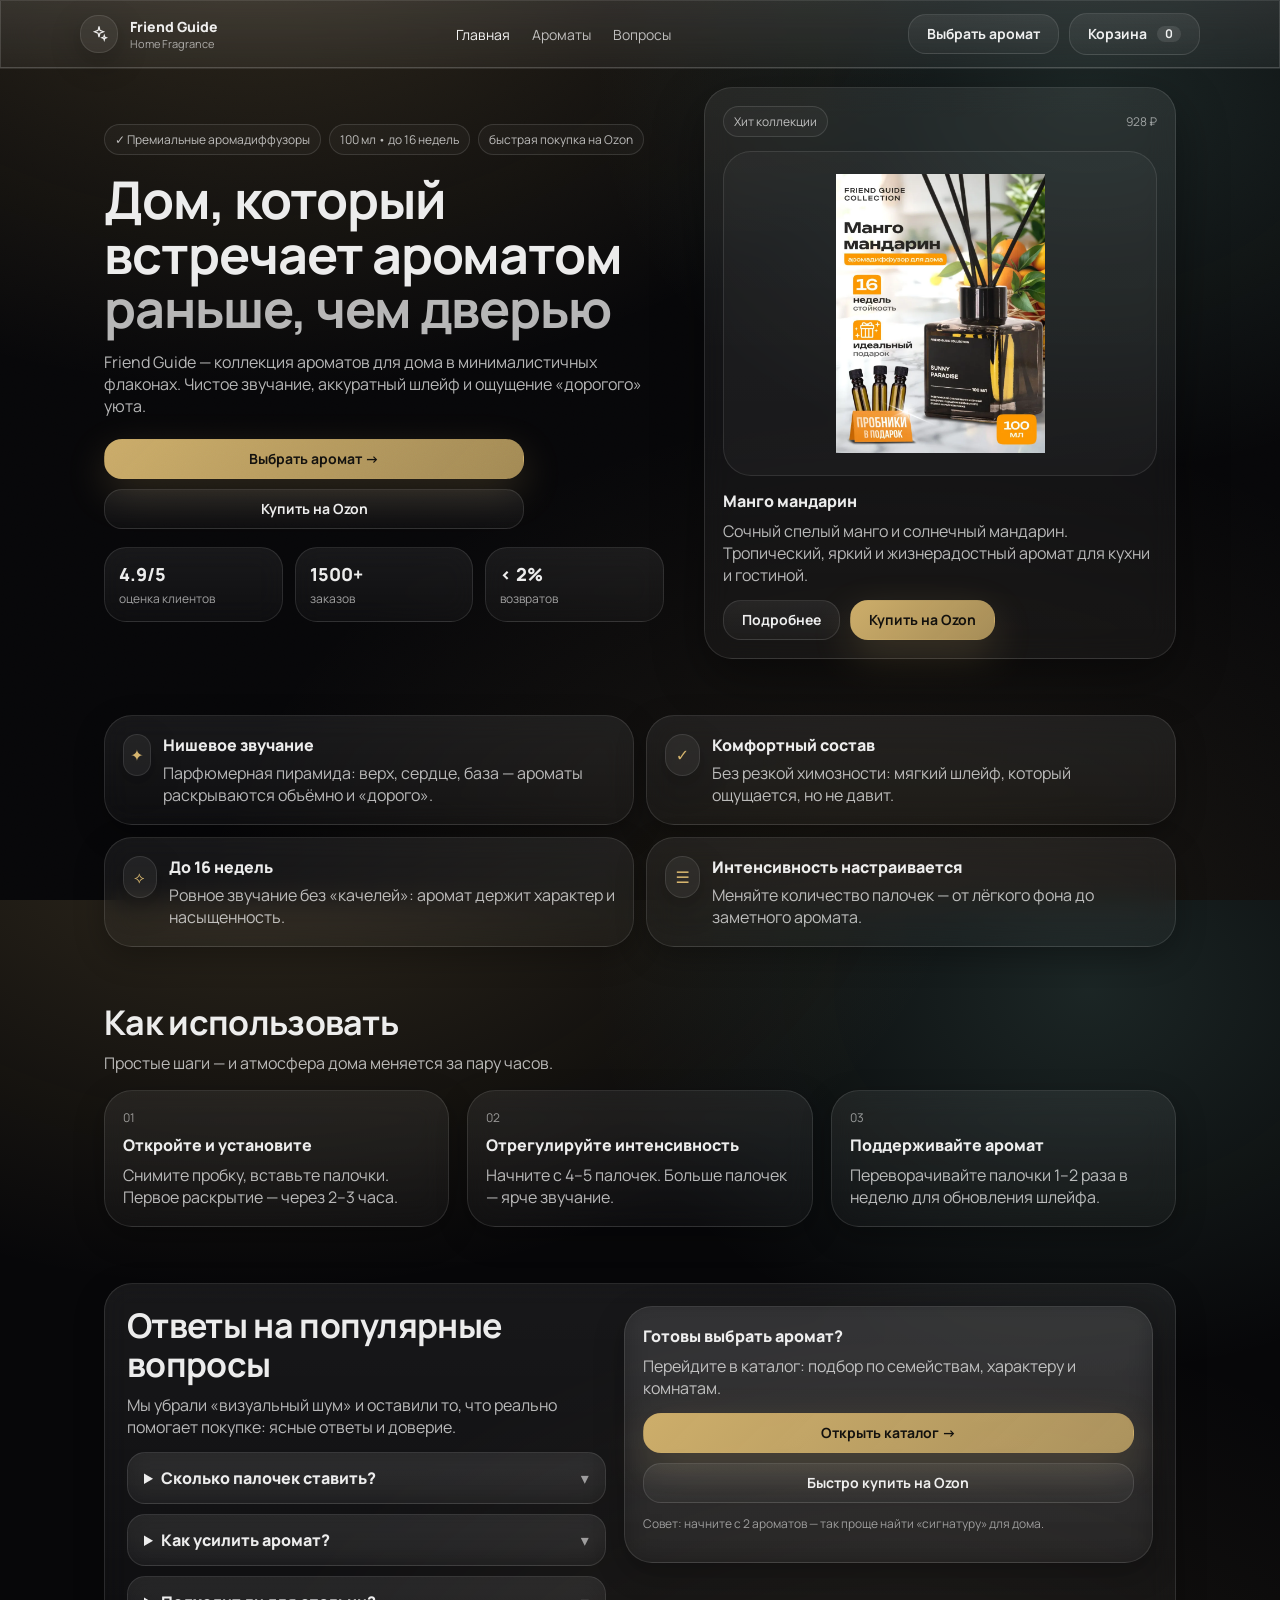
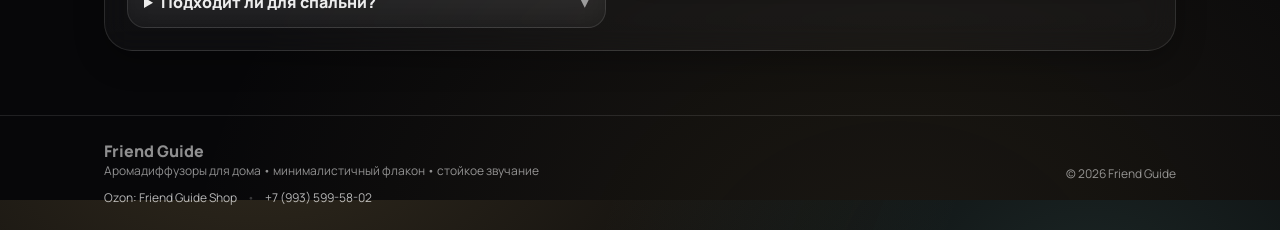
<file: index.html>
<!doctype html>
<html lang="ru">
<head>
  <meta charset="UTF-8" />
  <meta name="viewport" content="width=device-width, initial-scale=1.0" />
  <meta name="theme-color" content="#0b0b0d" />
  <title>Friend Guide — аромадиффузоры для дома</title>
  <meta name="description" content="Премиальные аромадиффузоры для дома: стойкое звучание до 16 недель, чистый состав и минималистичный дизайн." />
  <link rel="preconnect" href="https://fonts.googleapis.com" />
  <link rel="preconnect" href="https://fonts.gstatic.com" crossorigin />
  <link href="https://fonts.googleapis.com/css2?family=Manrope:wght@300;400;500;600;700;800&display=swap" rel="stylesheet" />
  <link rel="stylesheet" href="css/styles.css" />
</head>
<body>
  <header class="header" data-header></header>

  <main>
    <section class="hero section">
      <div class="container hero-grid">
        <div>
          <div style="display:flex;flex-wrap:wrap;gap:8px">
            <span class="chip">✓ Премиальные аромадиффузоры</span>
            <span class="chip">100 мл • до 16 недель</span>
            <span class="chip">быстрая покупка на Ozon</span>
          </div>

          <h1 class="h1" style="margin-top:18px">
            Дом, который встречает ароматом
            <span style="color:rgba(255,255,255,.70)"> раньше, чем дверью</span>
          </h1>
          <p class="p" style="margin-top:14px;max-width:560px;font-size:16px">
            Friend Guide — коллекция ароматов для дома в минималистичных флаконах.
            Чистое звучание, аккуратный шлейф и ощущение «дорогого» уюта.
          </p>

          <div style="margin-top:22px;display:flex;flex-direction:column;gap:10px;max-width:420px">
            <a class="btn btn-primary" href="catalog.html">Выбрать аромат →</a>
            <a class="btn btn-secondary" data-ozon href="#">Купить на Ozon</a>
          </div>

          <div class="metrics">
            <div class="glass metric">
              <div class="v">4.9/5</div>
              <div class="l">оценка клиентов</div>
            </div>
            <div class="glass metric">
              <div class="v">1500+</div>
              <div class="l">заказов</div>
            </div>
            <div class="glass metric">
              <div class="v">&lt; 2%</div>
              <div class="l">возвратов</div>
            </div>
          </div>
        </div>

        <div class="glass card card-lift">
          <div style="display:flex;align-items:center;justify-content:space-between;gap:10px">
            <span class="chip">Хит коллекции</span>
            <span class="small" id="featured-price">—</span>
          </div>
          <div class="media" style="margin-top:14px">
            <img id="featured-image" src="assets/products/1.png" alt="Диффузор" />
          </div>
          <div style="margin-top:14px">
            <div style="font-weight:800" id="featured-title">—</div>
            <p class="p" style="margin-top:8px" id="featured-desc">—</p>
          </div>
          <div style="margin-top:14px;display:flex;gap:10px;flex-wrap:wrap">
            <a class="btn btn-secondary" id="featured-more" href="catalog.html">Подробнее</a>
            <a class="btn btn-primary" data-ozon href="#">Купить на Ozon</a>
          </div>
        </div>
      </div>
    </section>

    <section class="section">
      <div class="container grid" style="grid-template-columns:1fr;gap:12px">
        <div class="grid" style="grid-template-columns:1fr;gap:12px">
          <div class="glass card">
            <div style="display:flex;gap:12px">
              <div class="mark" style="height:42px;width:42px"><span style="color:var(--brand)">✦</span></div>
              <div>
                <div style="font-weight:800">Нишевое звучание</div>
                <div class="p" style="margin-top:6px">Парфюмерная пирамида: верх, сердце, база — ароматы раскрываются объёмно и «дорого».</div>
              </div>
            </div>
          </div>

          <div class="glass card">
            <div style="display:flex;gap:12px">
              <div class="mark" style="height:42px;width:42px"><span style="color:var(--brand)">✓</span></div>
              <div>
                <div style="font-weight:800">Комфортный состав</div>
                <div class="p" style="margin-top:6px">Без резкой химозности: мягкий шлейф, который ощущается, но не давит.</div>
              </div>
            </div>
          </div>

          <div class="glass card">
            <div style="display:flex;gap:12px">
              <div class="mark" style="height:42px;width:42px"><span style="color:var(--brand)">⟡</span></div>
              <div>
                <div style="font-weight:800">До 16 недель</div>
                <div class="p" style="margin-top:6px">Ровное звучание без «качелей»: аромат держит характер и насыщенность.</div>
              </div>
            </div>
          </div>

          <div class="glass card">
            <div style="display:flex;gap:12px">
              <div class="mark" style="height:42px;width:42px"><span style="color:var(--brand)">☰</span></div>
              <div>
                <div style="font-weight:800">Интенсивность настраивается</div>
                <div class="p" style="margin-top:6px">Меняйте количество палочек — от лёгкого фона до заметного аромата.</div>
              </div>
            </div>
          </div>
        </div>
      </div>
      <script>
 
        if (window.matchMedia('(min-width: 640px)').matches) {
          document.currentScript.previousElementSibling.firstElementChild.style.gridTemplateColumns = 'repeat(2,1fr)'
        }
      </script>
    </section>

    <section class="section" id="how">
      <div class="container">
        <h2 class="h2">Как использовать</h2>
        <p class="p" style="margin-top:10px">Простые шаги — и атмосфера дома меняется за пару часов.</p>

        <div class="grid" style="margin-top:16px">
          <div class="glass card"><div class="small">01</div><div style="margin-top:8px;font-weight:800">Откройте и установите</div><p class="p" style="margin-top:8px">Снимите пробку, вставьте палочки. Первое раскрытие — через 2–3 часа.</p></div>
          <div class="glass card"><div class="small">02</div><div style="margin-top:8px;font-weight:800">Отрегулируйте интенсивность</div><p class="p" style="margin-top:8px">Начните с 4–5 палочек. Больше палочек — ярче звучание.</p></div>
          <div class="glass card"><div class="small">03</div><div style="margin-top:8px;font-weight:800">Поддерживайте аромат</div><p class="p" style="margin-top:8px">Переворачивайте палочки 1–2 раза в неделю для обновления шлейфа.</p></div>
        </div>
        <script>
          if (window.matchMedia('(min-width: 860px)').matches) {
            document.currentScript.previousElementSibling.style.gridTemplateColumns = 'repeat(3,1fr)'
          }
        </script>
      </div>
    </section>

    <section class="section" id="faq">
      <div class="container">
        <div class="glass card" style="padding:22px">
          <div class="pgrid" style="margin-top:0">
            <div>
              <h2 class="h2">Ответы на популярные вопросы</h2>
              <p class="p" style="margin-top:10px">Мы убрали «визуальный шум» и оставили то, что реально помогает покупке: ясные ответы и доверие.</p>

              <div style="margin-top:14px;display:grid;gap:10px">
                <details class="glass" style="border-radius:18px;padding:14px 16px">
                  <summary style="cursor:pointer;font-weight:800">Сколько палочек ставить? <span style="float:right;color:rgba(255,255,255,.55)">▾</span></summary>
                  <p class="p" style="margin-top:8px">Начните с 4–5. Для небольшой комнаты хватит 3–4, для большой — 6–8.</p>
                </details>
                <details class="glass" style="border-radius:18px;padding:14px 16px">
                  <summary style="cursor:pointer;font-weight:800">Как усилить аромат? <span style="float:right;color:rgba(255,255,255,.55)">▾</span></summary>
                  <p class="p" style="margin-top:8px">Переверните палочки и добавьте 1–2. Не ставьте рядом с батареей: аромат «выгорит» быстрее.</p>
                </details>
                <details class="glass" style="border-radius:18px;padding:14px 16px">
                  <summary style="cursor:pointer;font-weight:800">Подходит ли для спальни? <span style="float:right;color:rgba(255,255,255,.55)">▾</span></summary>
                  <p class="p" style="margin-top:8px">Да — выбирайте мягкие ароматы («Пион», «Чистый хлопок») и используйте меньше палочек.</p>
                </details>
              </div>
            </div>

            <div class="glass card" style="padding:18px">
              <div style="font-weight:800">Готовы выбрать аромат?</div>
              <p class="p" style="margin-top:8px">Перейдите в каталог: подбор по семействам, характеру и комнатам.</p>
              <div style="margin-top:14px;display:grid;gap:10px">
                <a class="btn btn-primary" href="catalog.html">Открыть каталог →</a>
                <a class="btn btn-secondary" data-ozon href="#">Быстро купить на Ozon</a>
              </div>
              <p class="small" style="margin-top:12px">Совет: начните с 2 ароматов — так проще найти «сигнатуру» для дома.</p>
            </div>
          </div>
        </div>
      </div>
    </section>
  </main>

  <footer class="footer" data-footer></footer>

  <script type="module" src="js/home.js"></script>
</body>
</html>
</file>
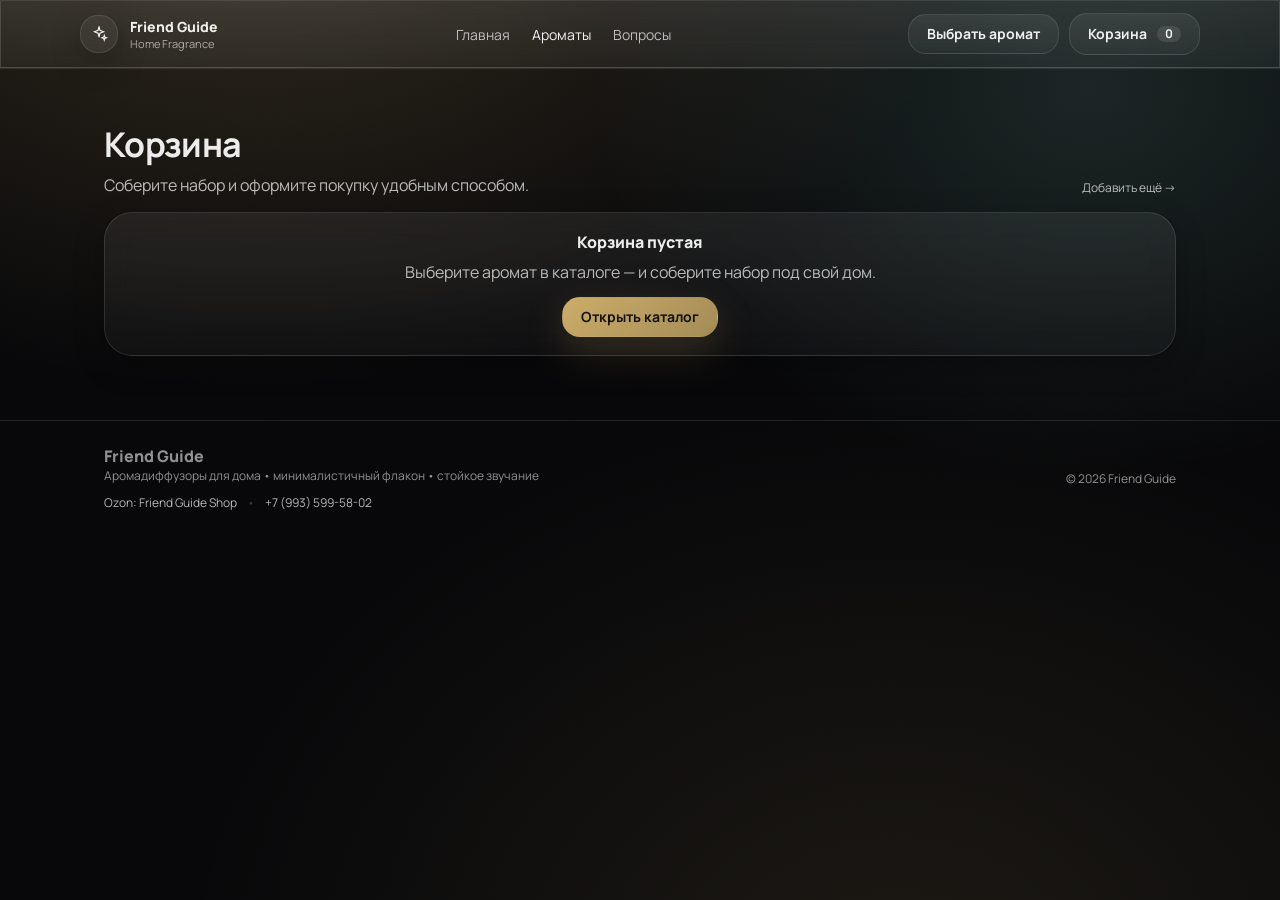
<file: cart.html>
<!doctype html>
<html lang="ru">
<head>
  <meta charset="UTF-8" />
  <meta name="viewport" content="width=device-width, initial-scale=1.0" />
  <meta name="theme-color" content="#0b0b0d" />
  <title>Корзина — Friend Guide</title>
  <meta name="description" content="Корзина Friend Guide: набор ароматов, изменение количества, итоги и быстрый переход на Ozon." />
  <link rel="preconnect" href="https://fonts.googleapis.com" />
  <link rel="preconnect" href="https://fonts.gstatic.com" crossorigin />
  <link href="https://fonts.googleapis.com/css2?family=Manrope:wght@300;400;500;600;700;800&display=swap" rel="stylesheet" />
  <link rel="stylesheet" href="css/styles.css" />
</head>
<body>
  <header class="header" data-header></header>

  <main class="section">
    <div class="container">
      <div style="display:flex;flex-wrap:wrap;align-items:end;justify-content:space-between;gap:12px">
        <div>
          <h1 class="h2">Корзина</h1>
          <p class="p" style="margin-top:10px">Соберите набор и оформите покупку удобным способом.</p>
        </div>
        <a class="small" href="catalog.html" style="color:rgba(255,255,255,.70)">Добавить ещё →</a>
      </div>

      <div id="empty" class="glass card" style="margin-top:16px;display:none;text-align:center">
        <div style="font-weight:800">Корзина пустая</div>
        <p class="p" style="margin-top:8px">Выберите аромат в каталоге — и соберите набор под свой дом.</p>
        <a class="btn btn-primary" style="margin-top:14px" href="catalog.html">Открыть каталог</a>
      </div>

      <div class="cart-grid" id="grid" style="display:none">
        <div class="glass card">
          <div style="display:flex;align-items:center;justify-content:space-between;gap:10px">
            <div style="font-weight:800">Товары (<span data-cart-count>0</span>)</div>
            <button class="btn btn-ghost" id="clear" style="padding:10px 14px">Очистить</button>
          </div>
          <div style="margin-top:12px;display:grid;gap:10px" id="items"></div>
        </div>

        <aside class="glass card" style="height:max-content">
          <div style="font-weight:800">Итого</div>
          <div style="margin-top:10px;display:flex;align-items:end;justify-content:space-between;gap:10px">
            <div class="small">Сумма</div>
            <div style="font-size:28px;font-weight:900" id="total">—</div>
          </div>
          <p class="p" style="margin-top:10px">
            Сейчас основной канал продажи — Ozon. Корзина работает как «список желаний»: соберите набор, затем купите быстро.
          </p>

          <div style="margin-top:14px;display:grid;gap:10px">
            <a class="btn btn-primary" data-ozon href="#">Купить на Ozon</a>
            <button class="btn btn-secondary" id="copy">Скопировать список заказа</button>
          </div>

          <div class="glass" style="margin-top:12px;border-radius:var(--radius2);padding:14px">
            <div class="small">Текст заказа</div>
            <pre style="margin-top:8px" id="order">—</pre>
          </div>
        </aside>
      </div>
    </div>
  </main>

  <footer class="footer" data-footer></footer>
  <script type="module" src="js/cartPage.js"></script>
</body>
</html>
</file>
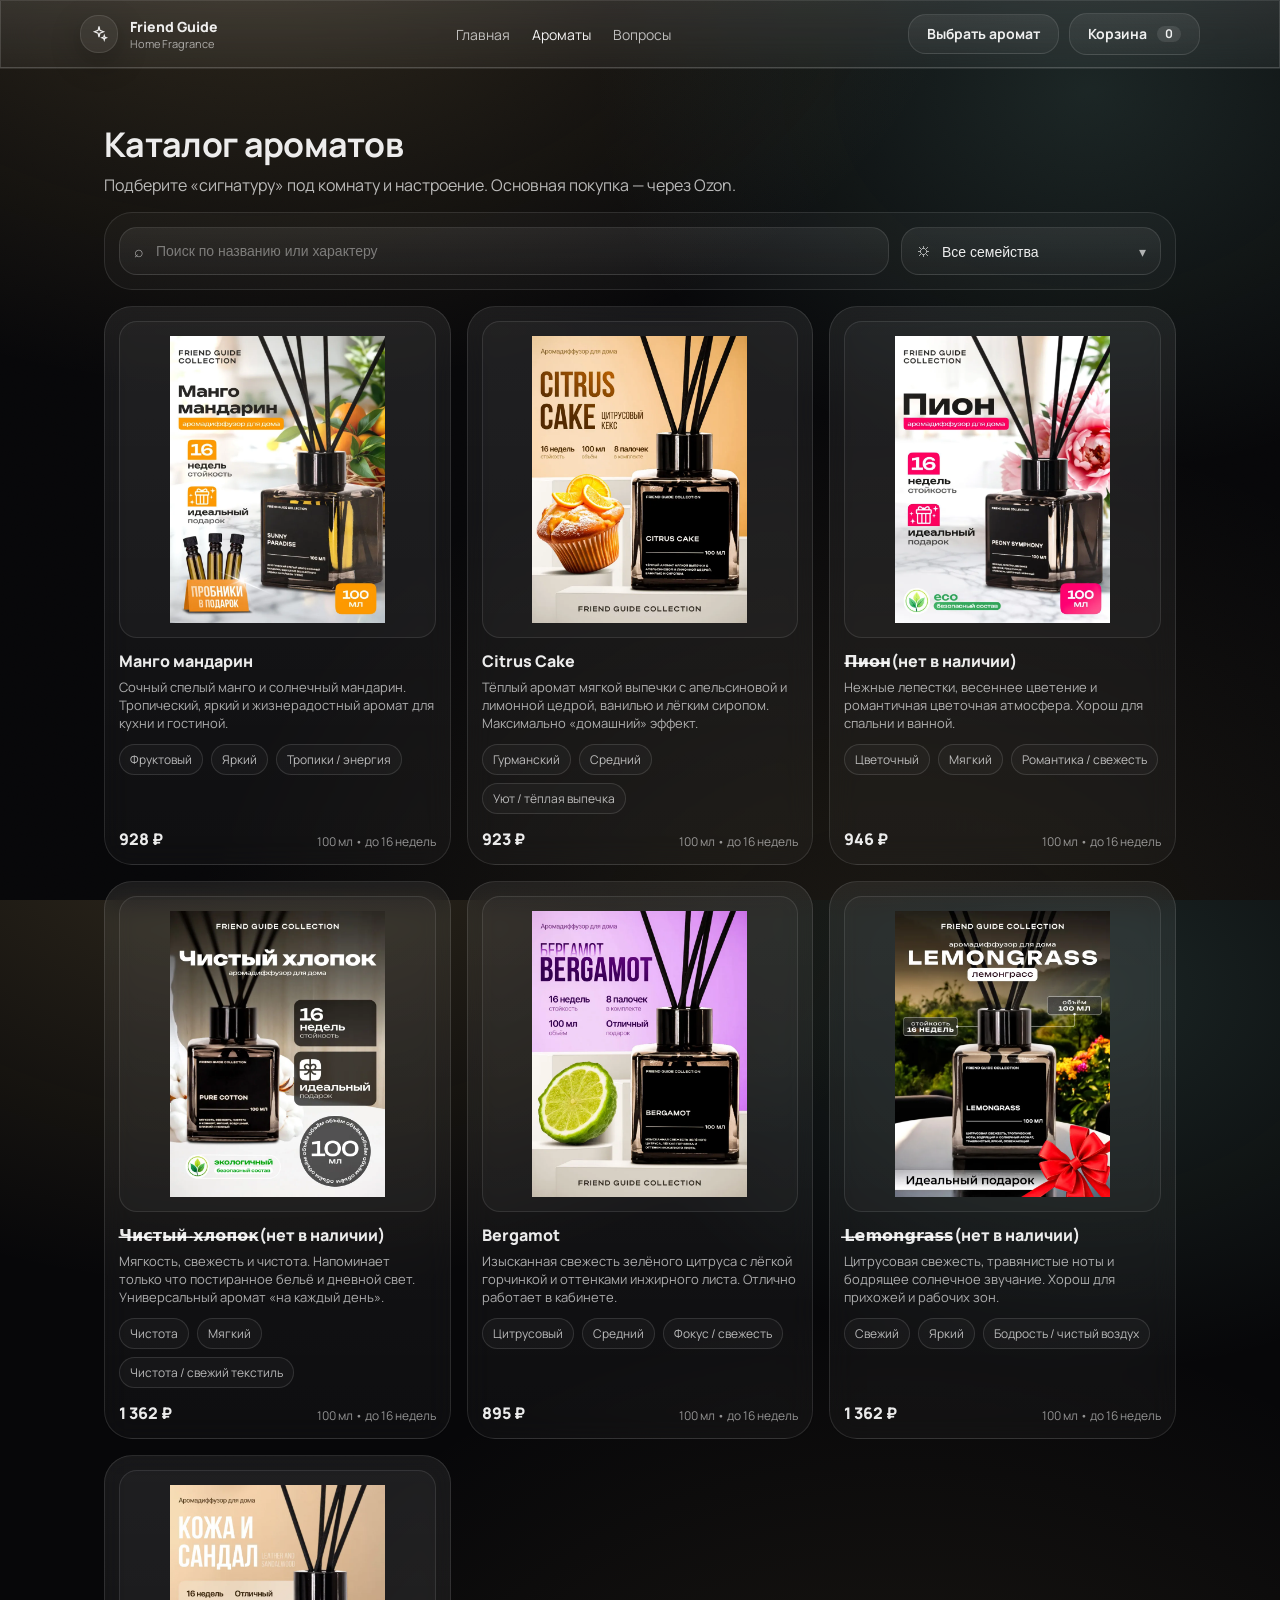
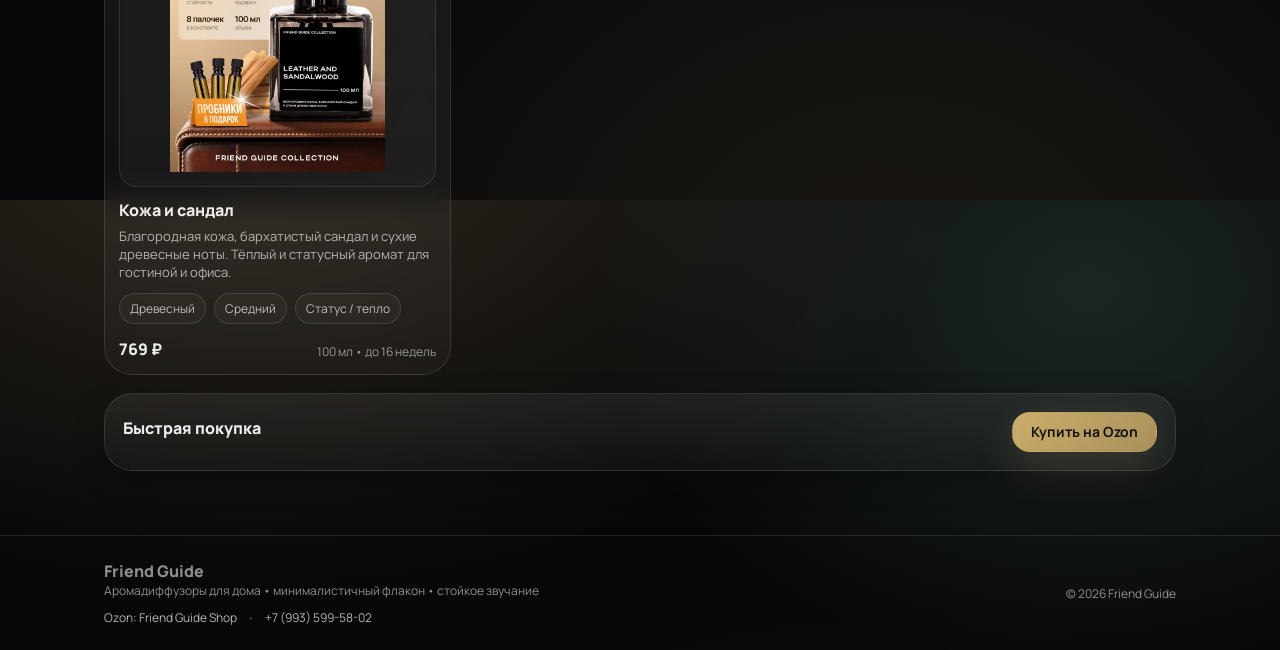
<file: catalog.html>
<!doctype html>
<html lang="ru">
<head>
  <meta charset="UTF-8" />
  <meta name="viewport" content="width=device-width, initial-scale=1.0" />
  <meta name="theme-color" content="#0b0b0d" />
  <title>Каталог — Friend Guide</title>
  <meta name="description" content="Каталог ароматов Friend Guide: фильтр по семействам, поиск, страницы товаров." />
  <link rel="preconnect" href="https://fonts.googleapis.com" />
  <link rel="preconnect" href="https://fonts.gstatic.com" crossorigin />
  <link href="https://fonts.googleapis.com/css2?family=Manrope:wght@300;400;500;600;700;800&display=swap" rel="stylesheet" />
  <link rel="stylesheet" href="css/styles.css" />
</head>
<body>
  <header class="header" data-header></header>

  <main class="section">
    <div class="container">
      <h1 class="h2">Каталог ароматов</h1>
      <p class="p" style="margin-top:10px">Подберите «сигнатуру» под комнату и настроение. Основная покупка — через Ozon.</p>

      <div class="toolbar" style="margin-top:16px">
        <label class="input" aria-label="Поиск">
          <span style="color:rgba(255,255,255,.60)">⌕</span>
          <input id="q" placeholder="Поиск по названию или характеру" />
        </label>

        <label class="input" aria-label="Семейство">
          <span style="color:rgba(255,255,255,.60)">⛭</span>
	          <!-- Custom dropdown UI (for consistent rendering on Windows/macOS) -->
	          <div class="cselect" data-cselect>
	            <button class="cselect__trigger" type="button" id="familyTrigger" aria-haspopup="listbox" aria-expanded="false">
	              Все семейства
	            </button>
	            <div class="cselect__menu glass" id="familyMenu" role="listbox" aria-label="Семейства" hidden></div>
	            <!-- Keep native select for value/state (hidden). JS syncs it with custom UI. -->
	            <select id="family" class="cselect__native" aria-hidden="true" tabindex="-1"></select>
	          </div>
        </label>
      </div>

      <div class="products" id="products" style="margin-top:16px"></div>

      <div id="empty" class="glass card" style="margin-top:16px;display:none">
        <div style="font-weight:800">Ничего не нашли</div>
        <p class="p" style="margin-top:8px">Попробуй другой запрос или выбери «Все семейства».</p>
      </div>

      <div class="glass card" style="margin-top:18px">
        <div style="display:flex;flex-wrap:wrap;align-items:center;justify-content:space-between;gap:14px">
          <div>
            <div style="font-weight:800">Быстрая покупка</div>
            <p class="p" style="margin-top:8px"></p>
          </div>
          <a class="btn btn-primary" data-ozon href="#">Купить на Ozon</a>
        </div>
      </div>
    </div>
  </main>

  <footer class="footer" data-footer></footer>
  <script type="module" src="js/catalog.js"></script>
</body>
</html>
</file>
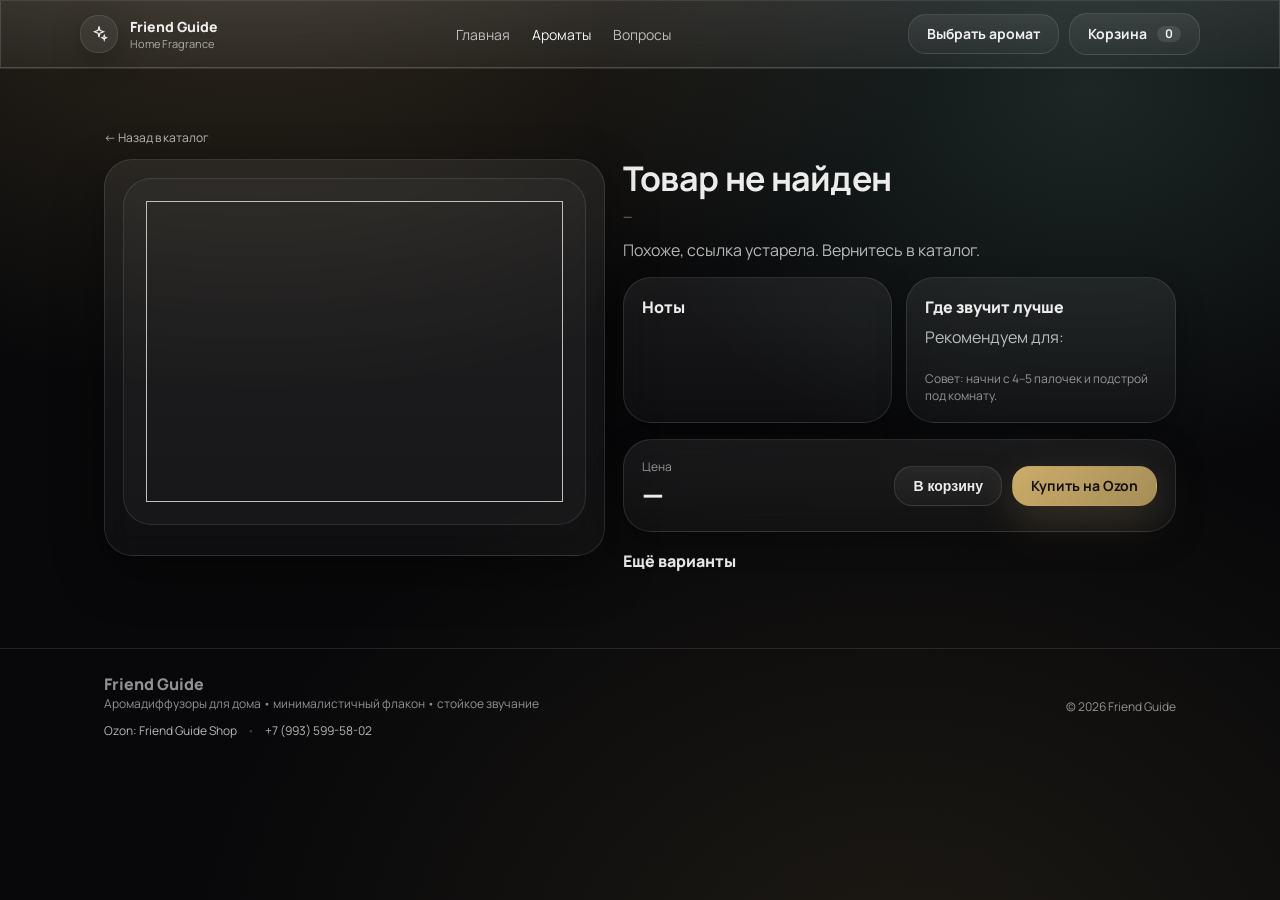
<file: product.html>
<!doctype html>
<html lang="ru">
<head>
  <meta charset="UTF-8" />
  <meta name="viewport" content="width=device-width, initial-scale=1.0" />
  <meta name="theme-color" content="#0b0b0d" />
  <title>Товар — Friend Guide</title>
  <meta name="description" content="Страница аромата Friend Guide: ноты, комнаты, характер и добавление в корзину." />
  <link rel="preconnect" href="https://fonts.googleapis.com" />
  <link rel="preconnect" href="https://fonts.gstatic.com" crossorigin />
  <link href="https://fonts.googleapis.com/css2?family=Manrope:wght@300;400;500;600;700;800&display=swap" rel="stylesheet" />
  <link rel="stylesheet" href="css/styles.css" />
</head>
<body>
  <header class="header" data-header></header>

  <main class="section">
    <div class="container">
      <a href="catalog.html" class="small" style="display:inline-flex;gap:8px;align-items:center;color:rgba(255,255,255,.70)">← Назад в каталог</a>

      <div class="pgrid">
        <div class="glass card card-lift">
          <div class="media"><img id="img" alt="" /></div>
          <div style="margin-top:12px;display:flex;flex-wrap:wrap;gap:8px" id="chips"></div>
        </div>

        <div>
          <h1 class="h2" id="title">—</h1>
          <div class="small" style="margin-top:10px" id="meta">—</div>
          <p class="p" style="margin-top:14px;font-size:16px" id="desc">—</p>

          <div class="note-grid" style="margin-top:16px">
            <div class="glass card">
              <div style="font-weight:800">Ноты</div>
              <div style="margin-top:10px;display:grid;gap:10px" id="notes"></div>
            </div>

            <div class="glass card">
              <div style="font-weight:800">Где звучит лучше</div>
              <p class="p" style="margin-top:8px">Рекомендуем для:</p>
              <div style="margin-top:10px;display:flex;flex-wrap:wrap;gap:8px" id="rooms"></div>
              <div class="small" style="margin-top:12px">Совет: начни с 4–5 палочек и подстрой под комнату.</div>
            </div>
          </div>

          <div class="glass card" style="margin-top:16px">
            <div style="display:flex;flex-wrap:wrap;gap:14px;align-items:center;justify-content:space-between">
              <div>
                <div class="small">Цена</div>
                <div style="font-size:28px;font-weight:900" id="price">—</div>
              </div>
              <div style="display:flex;flex-wrap:wrap;gap:10px">
                <button class="btn btn-secondary" id="add">В корзину</button>
                <a class="btn btn-primary" data-ozon href="#">Купить на Ozon</a>
              </div>
            </div>
          </div>

          <div style="margin-top:18px">
            <div style="font-weight:800">Ещё варианты</div>
            <div class="products" style="margin-top:12px" id="related"></div>
          </div>
        </div>
      </div>
    </div>
  </main>

  <footer class="footer" data-footer></footer>
  <script type="module" src="js/product.js"></script>
</body>
</html>
</file>
<file: css/styles.css>
:root{
  color-scheme: dark;
  --bg:#070709;
  --panel:rgba(255,255,255,.04);
  --panel2:rgba(255,255,255,.06);
  --stroke:rgba(255,255,255,.11);
  --text:rgba(255,255,255,.92);
  --muted:rgba(255,255,255,.70);
  --faint:rgba(255,255,255,.50);
  --brand:#d6b56e; 
  --brand2:#8fd3c1; 
  --shadow:0 10px 30px rgba(0,0,0,.28);
  --shadow2:0 18px 50px rgba(0,0,0,.38);
  --radius:22px;
  --radius2:28px;
  --max:1120px;
}
*{box-sizing:border-box}
html,body{height:100%}
body{
  margin:0;
  font-family:'Manrope',system-ui,-apple-system,Segoe UI,Roboto,Arial,sans-serif;
  background:
    radial-gradient(1200px 800px at 20% -10%, rgba(214,181,110,.20), transparent 60%),
    radial-gradient(900px 700px at 85% 10%, rgba(143,211,193,.15), transparent 55%),
    radial-gradient(1100px 900px at 70% 110%, rgba(214,181,110,.10), transparent 65%),
    var(--bg);
  color:var(--text);
}
a{color:inherit;text-decoration:none}
img{max-width:100%;display:block}


.noise{position:fixed;inset:0;pointer-events:none;opacity:.08;mix-blend-mode:overlay;
  background-image:url('data:image/svg+xml;utf8,<svg xmlns="http://www.w3.org/2000/svg" width="300" height="300"><filter id="n"><feTurbulence type="fractalNoise" baseFrequency="0.9" numOctaves="2" stitchTiles="stitch"/></filter><rect width="300" height="300" filter="url(%23n)" opacity="0.6"/></svg>');}

.container{max-width:var(--max);margin:0 auto;padding:0 16px}
@media(min-width:640px){.container{padding:0 24px}}

.glass{
  background:linear-gradient(180deg, rgba(255,255,255,.07), rgba(255,255,255,.03));
  border:1px solid var(--stroke);
  backdrop-filter:blur(14px);
}
.glass-strong{
  background:linear-gradient(180deg, rgba(255,255,255,.10), rgba(255,255,255,.05));
  border:1px solid rgba(255,255,255,.14);
  backdrop-filter:blur(16px);
}

.btn{
  display:inline-flex;align-items:center;justify-content:center;gap:10px;
  padding:12px 18px;border-radius:18px;
  font-weight:700;font-size:14px;line-height:1;
  border:1px solid transparent;cursor:pointer;
  transition:transform .2s ease, box-shadow .2s ease, background .2s ease, border-color .2s ease;
  user-select:none;
}
.btn:focus-visible{outline:2px solid rgba(214,181,110,.75);outline-offset:2px}
.btn-primary{
  background:linear-gradient(135deg, rgba(214,181,110,.95), rgba(214,181,110,.75));
  color:rgba(10,10,10,.95);
  box-shadow:0 14px 40px rgba(214,181,110,.20);
}
.btn-primary:hover{transform:translateY(-1px);box-shadow:0 18px 54px rgba(214,181,110,.26)}
.btn-secondary{
  background:linear-gradient(180deg, rgba(255,255,255,.07), rgba(255,255,255,.03));
  border-color:var(--stroke);
  color:var(--text);
}
.btn-secondary:hover{transform:translateY(-1px);box-shadow:var(--shadow)}
.btn-ghost{
  background:transparent;border-color:rgba(255,255,255,.14);color:var(--text)
}
.btn-ghost:hover{background:rgba(255,255,255,.04)}

.chip{
  display:inline-flex;align-items:center;gap:8px;
  padding:6px 10px;border-radius:999px;
  border:1px solid rgba(255,255,255,.12);
  background:rgba(255,255,255,.03);
  color:var(--muted);
  font-size:12px;
}

h1,h2,h3{margin:0}
.h1{font-size:40px;line-height:1.05;letter-spacing:-.02em}
.h2{font-size:28px;line-height:1.15;letter-spacing:-.02em}
@media(min-width:640px){.h1{font-size:52px}.h2{font-size:34px}}
.p{margin:0;color:var(--muted)}


.header{position:sticky;top:0;z-index:40;border-bottom:1px solid rgba(255,255,255,.10)}
.header-inner{display:flex;align-items:center;justify-content:space-between;gap:12px;padding:12px 0}
.brand{display:flex;align-items:center;gap:12px}
.mark{
  height:38px;width:38px;border-radius:18px;
  border:1px solid rgba(255,255,255,.10);
  background:rgba(255,255,255,.05);
  display:flex;align-items:center;justify-content:center;
  box-shadow:var(--shadow);
}
.mark svg{width:18px;height:18px;fill:none;stroke:var(--brand)}
.brand-title{font-weight:800;font-size:14px}
.brand-sub{font-size:11px;color:rgba(255,255,255,.60)}
.nav{display:none;gap:22px;align-items:center}
.nav a{font-size:14px;color:rgba(255,255,255,.70);transition:color .2s}
.nav a:hover{color:rgba(255,255,255,.95)}
@media(min-width:720px){.nav{display:flex}}
.header-actions{display:flex;gap:10px;align-items:center}
.cart-badge{min-width:24px;padding:2px 8px;border-radius:999px;background:rgba(255,255,255,.10);font-size:12px}


.section{padding-top:42px}
@media(min-width:640px){.section{padding-top:56px}}
.grid{display:grid;gap:18px}


.hero{padding-top:18px}
.hero-grid{display:grid;gap:24px}
@media(min-width:980px){.hero-grid{grid-template-columns:1.1fr .9fr;align-items:center}}
.metrics{display:grid;grid-template-columns:repeat(3,1fr);gap:12px;margin-top:18px;max-width:560px}
.metric{border-radius:var(--radius);padding:14px}
.metric .v{font-size:18px;font-weight:800}
.metric .l{font-size:12px;color:rgba(255,255,255,.60);margin-top:4px}

.card{border-radius:var(--radius2);padding:18px;box-shadow:var(--shadow)}
.card-lift{box-shadow:var(--shadow2)}
.media{
  border-radius:var(--radius2);
  overflow:hidden;
  border:1px solid rgba(255,255,255,.10);
  background:rgba(255,255,255,.03);

  aspect-ratio:4/3;
}
.media img{
  width:100%;
  height:100%;
  object-fit:contain;
  padding:clamp(14px, 3vw, 22px);
}


.toolbar{display:grid;gap:12px;padding:14px;border-radius:var(--radius2);border:1px solid rgba(255,255,255,.10);background:rgba(255,255,255,.03)}
@media(min-width:720px){.toolbar{grid-template-columns:1fr 260px;align-items:center}}
.input{
  display:flex;align-items:center;gap:10px;
  padding:12px 14px;border-radius:18px;
  border:1px solid var(--stroke);
  background:linear-gradient(180deg, rgba(255,255,255,.07), rgba(255,255,255,.03));
}
.input input{width:100%;border:0;outline:0;background:transparent;color:var(--text);font-size:14px}
.input input::placeholder{color:rgba(255,255,255,.40)}
.input select{width:100%;border:0;outline:0;background:transparent;color:var(--text);font-size:14px}

/* Custom dropdown (catalog family filter) */
.cselect{position:relative;width:100%}
.cselect__trigger{
  width:100%;
  border:0;
  outline:0;
  background:transparent;
  color:var(--text);
  font-size:14px;
  text-align:left;
  cursor:pointer;
  padding:0;
}
.cselect__trigger:focus-visible{outline:2px solid rgba(214,181,110,.75);outline-offset:3px;border-radius:10px}
.cselect__trigger::after{content:"▾";float:right;opacity:.7}

/*плажка семейста её вид*/
.cselect__menu{
  position:absolute;
  left:-14px;
  right:-14px;
  top:calc(100% + 10px);
  z-index:1000;

  border-radius:18px;
  overflow:hidden;


  background: rgba(14, 14, 16, 0.92);
  backdrop-filter: blur(18px);

  border: 1px solid rgba(255,255,255,0.12);
  box-shadow: 0 24px 60px rgba(0,0,0,0.6);
}
/*=============*/

.cselect__option{padding:12px 14px;cursor:pointer;user-select:none}
.cselect__option:hover{background:rgba(255,255,255,.06)}
.cselect__option[aria-selected="true"]{font-weight:800}
.cselect__native{position:absolute;inset:0;opacity:0;pointer-events:none}

.products{display:grid;gap:16px}
@media(min-width:860px){.products{grid-template-columns:repeat(3,1fr)}}
@media(min-width:640px) and (max-width:859px){.products{grid-template-columns:repeat(2,1fr)}}

.product{
  border-radius:var(--radius2);
  padding:14px;
  transition:transform .2s ease, box-shadow .2s ease;
}
.product:hover{transform:translateY(-2px);box-shadow:var(--shadow2)}
.product a{display:flex;flex-direction:column;height:100%}
.product .img{
  border-radius:18px;
  overflow:hidden;
  border:1px solid rgba(255,255,255,.10);
  background:rgba(255,255,255,.03);

  aspect-ratio:1/1;
}
.product .img img{height:100%;width:100%;object-fit:contain;padding:14px}
.product h3{font-size:16px;font-weight:800;margin-top:12px}
.product .desc{
  font-size:13px;
  color:rgba(255,255,255,.65);
  margin-top:6px;
  display:-webkit-box;
  -webkit-line-clamp:3;
  -webkit-box-orient:vertical;
  overflow:hidden;
}
.product .bottom{
  display:flex;
  justify-content:space-between;
  align-items:flex-end;
  gap:10px;
  flex-wrap:wrap;
  margin-top:auto;
  padding-top:14px;
}
.product .bottom .small{margin-left:auto;text-align:right}
.product .price{font-weight:800}


.pgrid{display:grid;gap:18px;margin-top:12px}
@media(min-width:980px){.pgrid{grid-template-columns:.95fr 1.05fr;align-items:start}}
.note-grid{display:grid;gap:14px}
@media(min-width:720px){.note-grid{grid-template-columns:1fr 1fr}}
.list{margin:0;padding-left:18px;color:rgba(255,255,255,.65)}

/* Корзина */
.cart-grid{display:grid;gap:18px;margin-top:18px}
@media(min-width:980px){.cart-grid{grid-template-columns:1fr .9fr;align-items:start}}
.cart-row{display:flex;gap:14px;padding:14px;border-radius:var(--radius2);border:1px solid rgba(255,255,255,.10);background:rgba(255,255,255,.03)}
.thumb{height:62px;width:62px;border-radius:18px;border:1px solid rgba(255,255,255,.10);background:rgba(255,255,255,.03);overflow:hidden}
.thumb img{height:100%;width:100%;object-fit:contain;padding:8px}
.qty{display:inline-flex;align-items:center;gap:10px;border-radius:18px;border:1px solid rgba(255,255,255,.10);background:rgba(255,255,255,.03);padding:6px}
.qty button{height:38px;width:38px;border-radius:14px;border:0;background:transparent;color:var(--text);cursor:pointer}
.qty button:hover{background:rgba(255,255,255,.05)}
.qty span{min-width:24px;text-align:center;font-weight:800}
pre{white-space:pre-wrap;margin:0;color:rgba(255,255,255,.65);font-size:12px}

.small{font-size:12px;color:rgba(255,255,255,.55)}


.footer{margin-top:64px;border-top:1px solid rgba(255,255,255,.10);padding:24px 0;color:rgba(255,255,255,.55)}
.footer-inner{display:flex;flex-direction:column;gap:8px}
@media(min-width:720px){.footer-inner{flex-direction:row;justify-content:space-between;align-items:center}}


.sr-only{position:absolute;width:1px;height:1px;padding:0;margin:-1px;overflow:hidden;clip:rect(0,0,0,0);white-space:nowrap;border:0}


.fg-overlay{position:fixed;inset:0;z-index:120;display:none}
.fg-overlay.is-open{display:block}
.fg-overlay__backdrop{position:absolute;inset:0;background:rgba(0,0,0,.58)}
.fg-overlay__panel{position:absolute;left:16px;right:16px;bottom:16px;max-width:680px;margin:0 auto;border-radius:24px;box-shadow:var(--shadow2);border:1px solid rgba(255,255,255,.14);padding:16px 16px 14px}
@media(min-width:720px){.fg-overlay__panel{left:24px;right:24px;bottom:24px;padding:18px 18px 16px}}
.fg-overlay__header{display:flex;align-items:flex-start;justify-content:space-between;gap:12px}
.fg-overlay__title{font-weight:900;font-size:18px;letter-spacing:-.02em}
.fg-overlay__sub{font-size:12px;color:rgba(255,255,255,.65);margin-top:4px}
.fg-overlay__close{height:40px;width:40px;border-radius:14px;border:1px solid rgba(255,255,255,.12);background:rgba(255,255,255,.04);color:var(--text);cursor:pointer}
.fg-overlay__close:hover{background:rgba(255,255,255,.08)}
.fg-overlay__body{margin-top:14px;display:grid;gap:12px}
.fg-overlay__actions{display:flex;flex-wrap:wrap;gap:10px}
.fg-overlay__hr{height:1px;background:rgba(255,255,255,.10);margin:2px 0}
.fg-overlay__note{border-radius:18px;border:1px solid rgba(255,255,255,.10);background:rgba(255,255,255,.03);padding:14px}
.fg-overlay__list{display:grid;gap:10px}
.fg-overlay__row{display:flex;align-items:center;justify-content:space-between;gap:12px;border-radius:18px;border:1px solid rgba(255,255,255,.10);background:rgba(255,255,255,.03);padding:12px}
</file>
